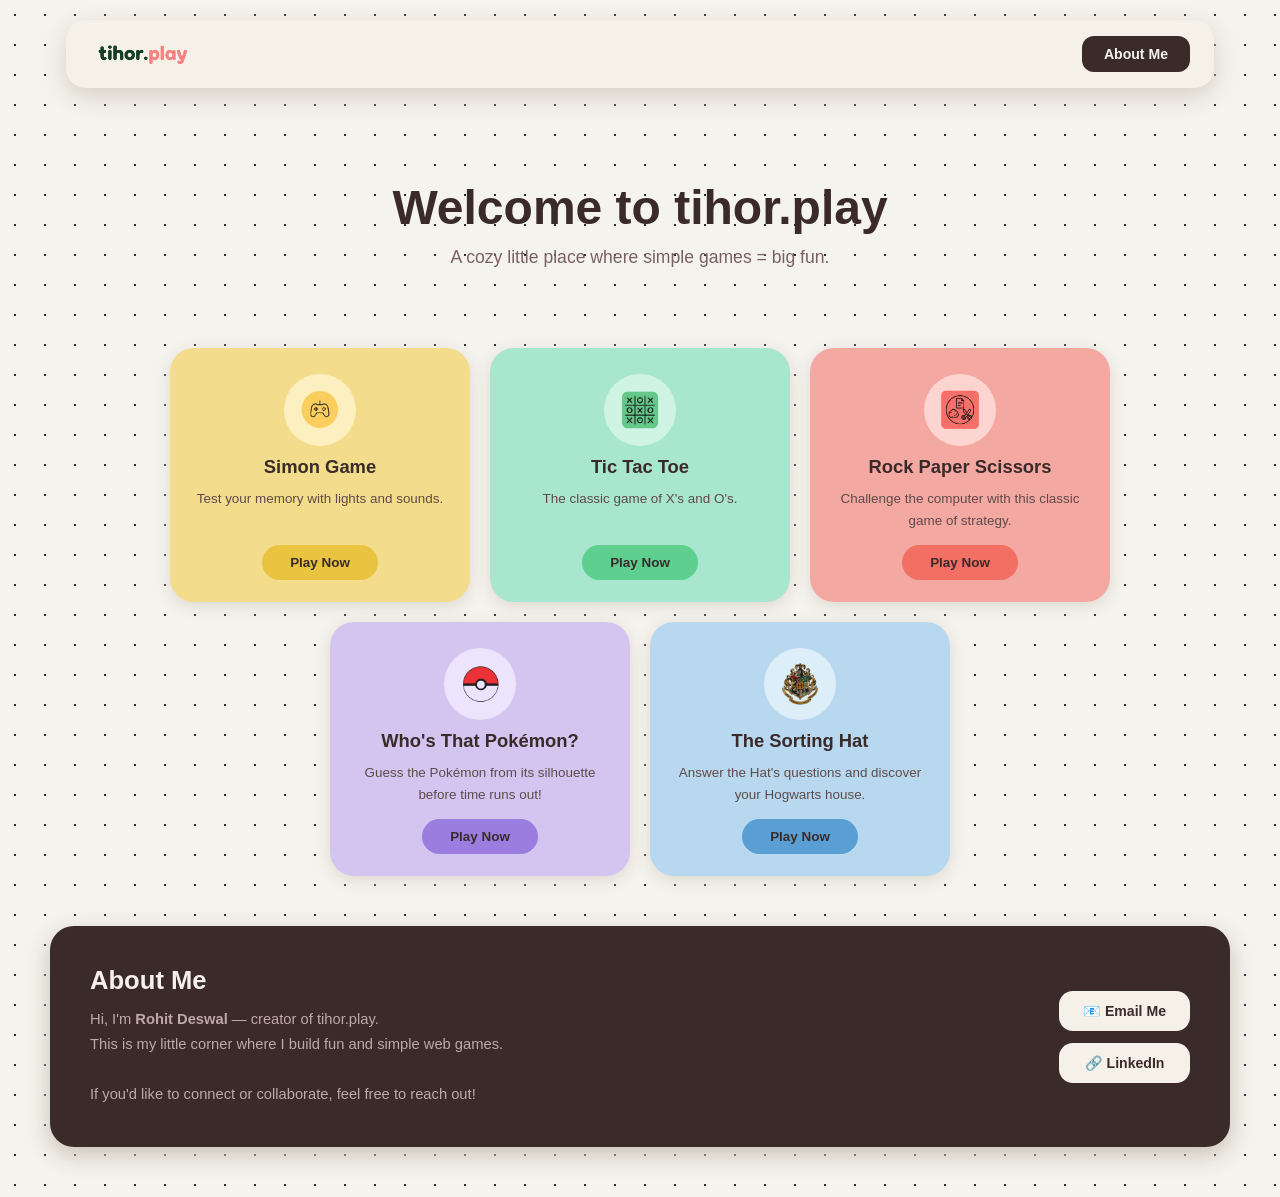
<file: index.html>
<!DOCTYPE html>
<html lang="en">
<head>
    <meta charset="UTF-8">
    <meta name="viewport" content="width=device-width, initial-scale=1.0">
    <title>Tihor.play</title>
    <link rel="stylesheet" href="style.css">
    <link rel="icon" href="assets/logo.png">
</head>
<body>
    <div class="navbar">
        <a href="index.html" class="logo"><img src="assets/title.png" alt="logo"></a>
        <a href="#about" class="about-btn">About Me</a>
    </div>

    <div class="hero">
        <h1>Welcome to tihor.play</h1>
        <p>A cozy little place where simple games = big fun.</p>
    </div>

    <div class="cards-container">
        <div class="card simon-card">
            <div class="icon"><img src="assets/simon-icon.png" alt="simon"></div>

            <h3>Simon Game</h3>

            <p>Test your memory with lights and sounds.</p>

            <a href="simon.html" class="play-btn" id="simonBtn">Play Now</a>
        </div>


        <div class="card tic-tac">
            <div class="icon"><img src="assets/tic-tac-icon.png" alt="tic-tac-toe"></div>

            <h3>Tic Tac Toe</h3>

            <p>The classic game of X's and O's.</p>

            <a href="ttt.html" class="play-btn" id="ticTacToeBtn">Play Now</a>
        </div>

        <div class="card rps">
            <div class="icon rps-icon"><img src="assets/rps-icon.png" alt="rock paper and scissor"></div>

            <h3>Rock Paper Scissors</h3>

            <p>Challenge the computer with this classic game of strategy.</p>

            <a href="rps.html" class="play-btn" id="rockPaperScissorsBtn">Play Now</a>
        </div>

        <div class="card wtp">
            <div class="icon wtp-icon"><img src="assets/wtp.png" alt="Who's That Pokémon?"></div>
            <h3>Who's That Pokémon?</h3>
            <p>Guess the Pokémon from its silhouette before time runs out!</p>
            <a href="wtp.html" class="play-btn" id="wtpBtn">Play Now</a>
        </div>

        <div class="card hogwarts-card">
            <div class="icon"><img src="assets/hogwarts.png" alt="sorting hat"></div>
            <h3>The Sorting Hat</h3>
            <p>Answer the Hat's questions and discover your Hogwarts house.</p>
            <a href="hogwarts.html" class="play-btn" id="hogwartsBtn">Play Now</a>
        </div>
        
    </div>

    <div id="about">
        <div class="about-inner">
            <div class="about-left">
                <h2>About Me</h2>
                <p>
                    Hi, I'm <b>Rohit Deswal</b> — creator of tihor.play.<br>
                    This is my little corner where I build fun and simple web games.<br><br>
                    If you'd like to connect or collaborate, feel free to reach out!
                </p>
            </div>
            <div class="about-right">
                <a href="mailto:deswalrohit99@gmail.com" class="contact-btn">📧 Email Me</a>
                <a href="https://www.linkedin.com/in/rohit-deswal/" target="_blank" class="contact-btn">🔗 LinkedIn</a>
            </div>
        </div>
    </div>
    



</body>
</html>
</file>
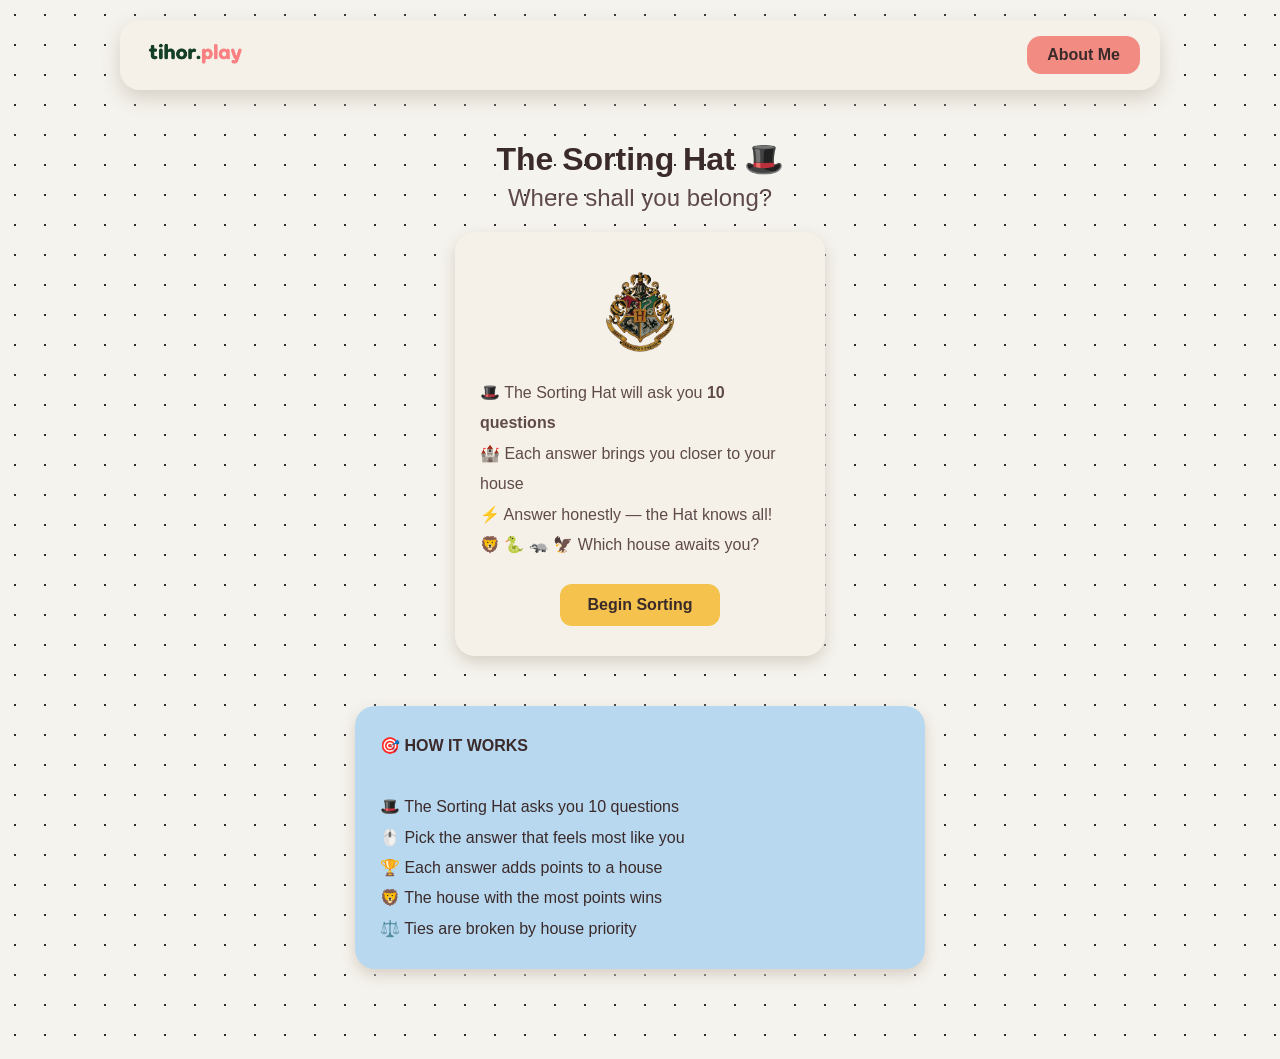
<file: hogwarts.html>
<!DOCTYPE html>
<html lang="en">
<head>
    <meta charset="UTF-8">
    <meta name="viewport" content="width=device-width, initial-scale=1.0">
    <title>The Sorting Hat</title>
    <link rel="icon" href="assets/logo.png">
    <link rel="stylesheet" href="hogwarts.css">
</head>
<body>

    <div class="navbar">
        <a href="index.html" class="logo">
            <img src="assets/title.png">
        </a>
        <a href="index.html#about" class="about-btn">About Me</a>
    </div>

    <div class="game-wrapper">

        <h1>The Sorting Hat 🎩</h1>
        <h2 id="h2">Where shall you belong?</h2>

       
        <div class="start-card" id="startCard">
            <div class="icon">
                <img src="assets/hogwarts.png" alt="hogwarts crest">
            </div>
            <p>
                🎩 The Sorting Hat will ask you <b>10 questions</b><br>
                🏰 Each answer brings you closer to your house<br>
                ⚡ Answer honestly — the Hat knows all!<br>
                🦁 🐍 🦡 🦅 Which house awaits you?
            </p>
            <button id="startBtn">Begin Sorting</button>
        </div>

        
        <div class="quiz-area" id="quizArea">

            <div class="progress-bar">
                <div class="progress-fill" id="progressFill"></div>
            </div>
            <div class="progress-text" id="progressText">Question 1 of 10</div>

            <div class="question-card" id="questionCard">
                <p class="question-text" id="questionText"></p>
                <div class="options" id="options"></div>
            </div>

        </div>

       
        <div class="result-card" id="resultCard">
            <div class="result-crest" id="resultCrest"></div>
            <h2 id="resultHouse"></h2>
            <p id="resultMsg"></p>
            <div class="scores" id="scores"></div>
            <button id="retryBtn">Sort Again 🎩</button>
        </div>

        <div class="guide" id="guide">
            <p>
                🎯 <b>HOW IT WORKS</b><br><br>
                🎩 The Sorting Hat asks you 10 questions<br>
                🖱️ Pick the answer that feels most like you<br>
                🏆 Each answer adds points to a house<br>
                🦁 The house with the most points wins<br>
                ⚖️ Ties are broken by house priority
            </p>
        </div>

    </div>

    <script src="hogwarts.js"></script>

</body>
</html>
</file>
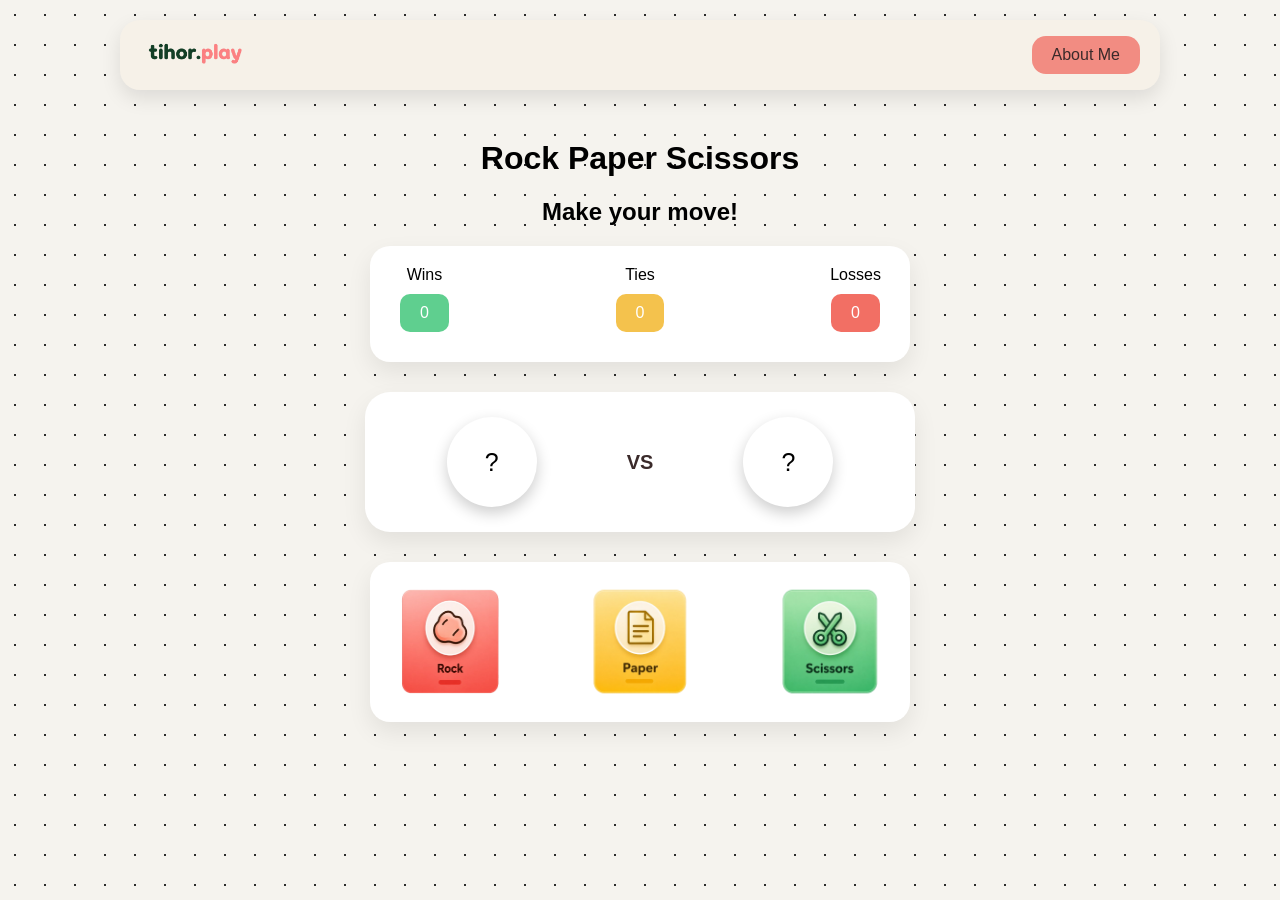
<file: rps.html>
<!DOCTYPE html>
<html lang="en">
<head>
    <meta charset="UTF-8">
    <meta name="viewport" content="width=device-width, initial-scale=1.0">
    <title>Rock Paper Scissors — tihor.play</title>
    <link rel="icon" href="assets/logo.png">
    <link rel="stylesheet" href="rps.css">
</head>
<body>
    

  
  <div class="navbar">
    <a href="index.html" class="logo">
      <img src="assets/title.png">
    </a>

    <a href="index.html#about" class="about-btn">About Me</a>
  </div>

  
  <div class="game-wrapper">
    <h1>Rock Paper Scissors</h1>
    <h2>Make your move!</h2>

    

    <div class="score-board">
        <div>Wins <div id="wins">0</div></div>
        <div>Ties <div id="ties">0</div></div>
        <div>Losses <div id="losses">0</div></div>
    </div>

    

    <div class="result">
      <div class="player">?</div>
      <div class="vs">VS</div>
      <div class="computer">?</div>
    </div>

    

    <div class="choices">
       <div class="choice" id="rock"><img src="assets/r.png"></div>
       <div class="choice" id="paper"><img src="assets/p.png"></div>
       <div class="choice" id="scissors"><img src="assets/s.png"></div>
    </div>

  </div>

  <script src="rps.js"></script>

</body>
</html>
</file>
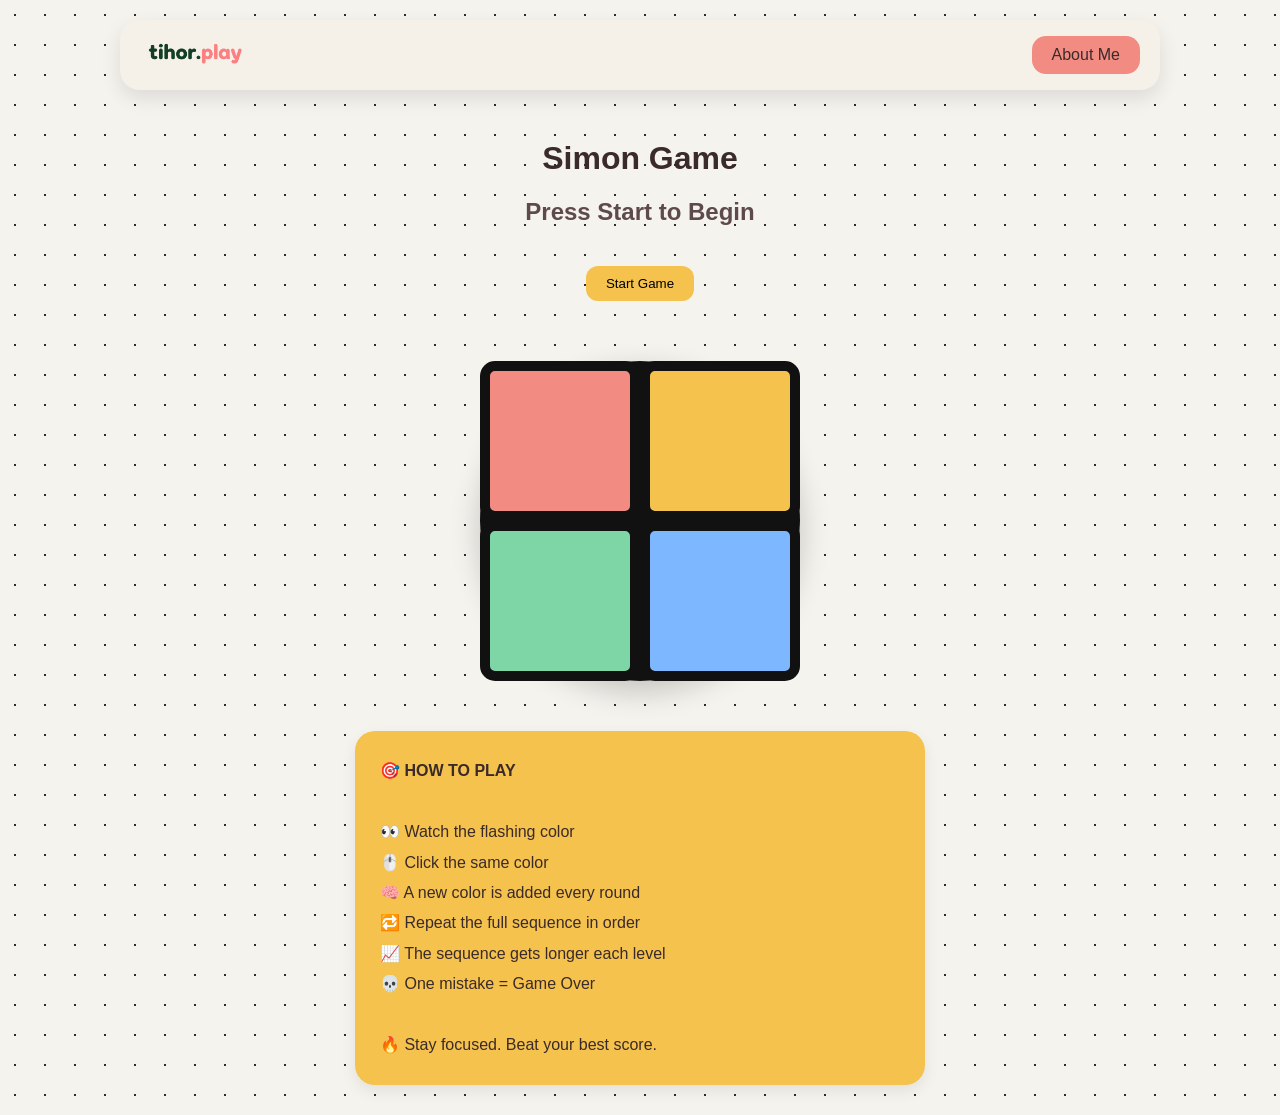
<file: simon.html>
<!DOCTYPE html>
<html lang="en">
<head>
    <meta charset="UTF-8">
    <meta name="viewport" content="width=device-width, initial-scale=1.0">
    <title>Simon Game — tihor.play</title>
    <link rel="icon" href="assets/logo.png">
    <link rel="stylesheet" href="simon.css">
</head>
<body>
    

 
  <div class="navbar">
    <a href="index.html" class="logo">
      <img src="assets/title.png">
    </a>

    <a href="index.html#about" class="about-btn">About Me</a>
  </div>

  
  <div class="game-wrapper">
    <h1>Simon Game</h1>
    <h2>Press Start to Begin</h2>

    <button id="startBtn">Start Game</button>

    <div class="game-container">
      <div class="btn red" id="red"></div>
      <div class="btn yellow" id="yellow"></div>
      <div class="btn green" id="green"></div>
      <div class="btn purple" id="purple"></div>
    </div>

    <div class="guide">
       <p>
        🎯 <b>HOW TO PLAY</b><br><br>
        👀 Watch the flashing color<br>
        🖱️ Click the same color<br>
        🧠 A new color is added every round<br>
        🔁 Repeat the full sequence in order<br>
        📈 The sequence gets longer each level<br>
        💀 One mistake = Game Over<br><br>
        🔥 Stay focused. Beat your best score.
        </p>
    </div>
  </div>

  <script src="simon.js"></script>

</body>
</html>
</file>
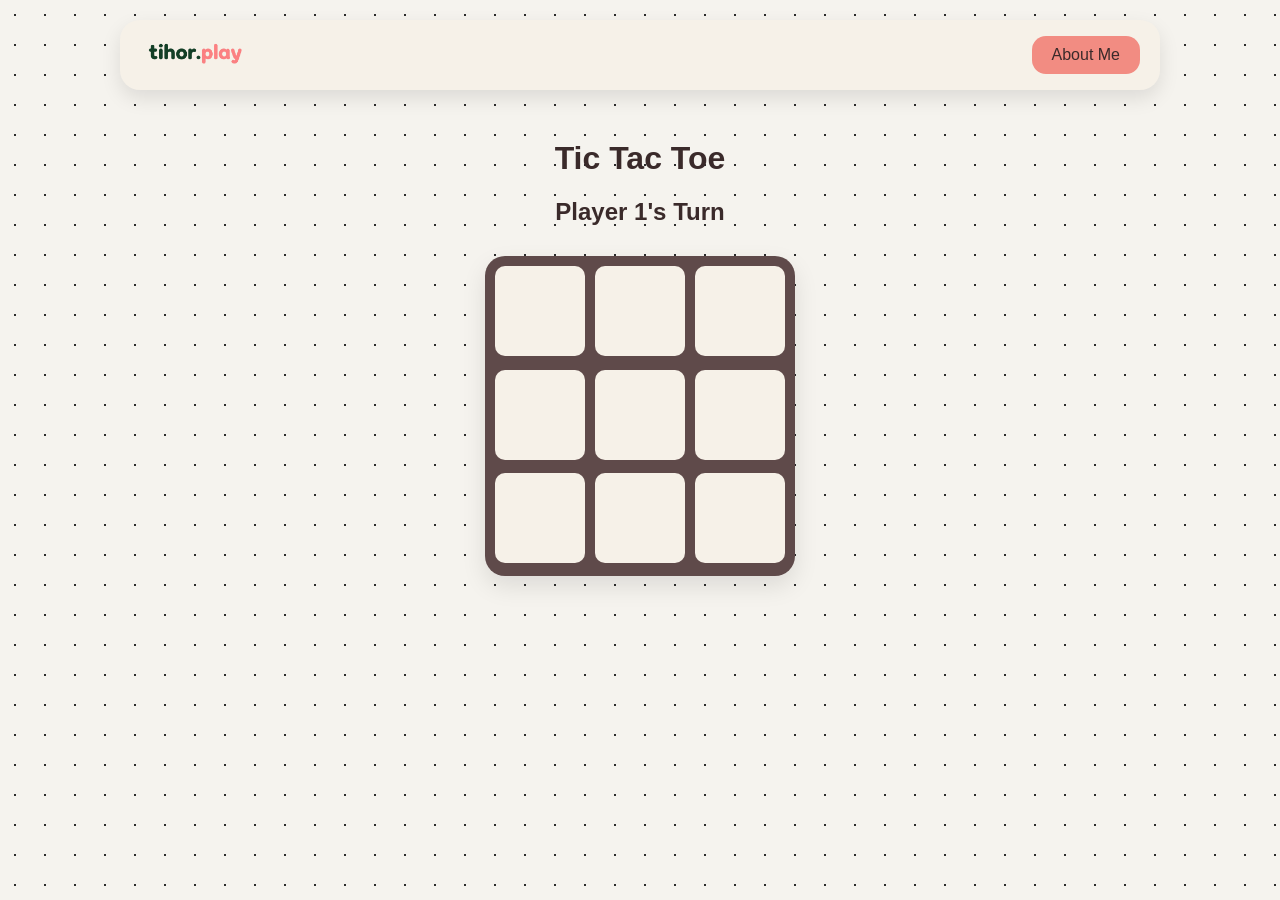
<file: ttt.html>
<!DOCTYPE html>
<html lang="en">
<head>
    <meta charset="UTF-8">
    <meta name="viewport" content="width=device-width, initial-scale=1.0">
    <title>Tic Tac Toe — tihor.play</title>
    <link rel="stylesheet" href="ttt.css">
    <link rel="icon" href="assets/logo.png">
</head>
<body>
  

  <div class="navbar">
    <a href="index.html" class="logo">
      <img src="assets/title.png">
    </a>

    <a href="index.html#about" class="about-btn">About Me</a>
  </div>


  <div class="game-wrapper">
    <h1>Tic Tac Toe</h1>
    <h2>Player 1's Turn</h2>

    <div class="board">
      <div class="cell " id="cell-1"></div>
      <div class="cell " id="cell-2"></div>
      <div class="cell " id="cell-3"></div>
      <div class="cell " id="cell-4"></div>
      <div class="cell " id="cell-5"></div>
      <div class="cell " id="cell-6"></div>
      <div class="cell " id="cell-7"></div>
      <div class="cell " id="cell-8"></div>
      <div class="cell " id="cell-9"></div>
    </div>

    <button id="resetBtn">Reset Game</button>
  </div>

  <script src="ttt.js"></script>

</body>
</html>
</file>
<file: style.css>
body {
    margin: 0;
    font-family: 'Poppins', sans-serif;
    background-color: #f5f3ee;
    background-image: radial-gradient(#2c2c2c 1px, transparent 1px);
    background-size: 30px 30px;
    overflow-x: hidden;
}

html {
    scroll-behavior: smooth;
}

/* ── NAVBAR ── */
.navbar {
    position: fixed;
    top: 20px;
    left: 0;
    right: 0;
    margin: 0 auto;
    width: 90%;
    max-width: 1100px;
    height: 68px;
    background: #F6F1E8;
    border-radius: 20px;
    display: flex;
    align-items: center;
    justify-content: space-between;
    padding: 0 24px;
    box-shadow: 0 8px 24px #d6cfc4;
    z-index: 999;
}

.logo img {
    height: 38px;
    width: auto;
    display: block;
}

.about-btn {
    padding: 10px 22px;
    background: #3a2a2a;
    color: #f5f3ee;
    border-radius: 12px;
    font-weight: 600;
    font-size: 0.88rem;
    text-decoration: none;
    transition: all 0.2s ease;
}

.about-btn:hover {
    background: #5f4a4a;
    transform: translateY(-1px);
}

/* ── HERO ── */
.hero {
    margin-top: 130px;
    text-align: center;
    padding: 50px 20px 30px;
}

.hero h1 {
    font-size: 3rem;
    font-weight: 800;
    color: #3a2a2a;
    margin: 0 0 12px;
}

.hero p {
    font-size: 1.1rem;
    color: #7a6060;
    margin: 0;
}

/* ── CARDS CONTAINER ── */
.cards-container {
    width: 90%;
    max-width: 1100px;
    margin: 50px auto;
    display: flex;
    flex-wrap: wrap;
    justify-content: center;
    gap: 20px;
}

/* ── BASE CARD ── */
.card {
    width: 260px;
    background: #F6F1E8;
    border-radius: 24px;
    padding: 26px 20px 22px;
    text-align: center;
    display: flex;
    flex-direction: column;
    align-items: center;
    gap: 10px;
    box-shadow: 0 4px 16px #ddd8d0;
    transition: all 0.25s ease;
}

.card:hover {
    transform: translateY(-5px);
    box-shadow: 0 12px 28px #cec8be;
}

/* ICON CIRCLE */
.icon {
    width: 72px;
    height: 72px;
    border-radius: 50%;
    background: #ffffff;
    display: flex;
    align-items: center;
    justify-content: center;
    flex-shrink: 0;
}

.icon img {
    width: 44px;
    height: 44px;
    object-fit: contain;
    display: block;
}

/* CARD TEXT */
.card h3 {
    font-size: 1.15rem;
    font-weight: 700;
    color: #3a2a2a;
    margin: 0;
}

.card p {
    font-size: 0.84rem;
    color: #5f4a4a;
    line-height: 1.6;
    margin: 0;
    flex: 1;
}

/* PLAY BUTTON */
.play-btn {
    display: inline-block;
    padding: 10px 28px;
    border-radius: 50px;
    text-decoration: none;
    font-size: 0.84rem;
    font-weight: 700;
    color: #3a2a2a;
    background: #ffffff;
    transition: all 0.2s ease;
    margin-top: 4px;
}

.play-btn:hover {
    transform: translateY(-2px);
}

/* ── SIMON ── */
.simon-card {
    background: #f3dc8c;
}

.simon-card .icon {
    background: #fdf0c0;
}

#simonBtn {
    background: #e8c440;
    color: #3a2a2a;
}

#simonBtn:hover {
    background: #d4b030;
}

/* ── TIC TAC TOE ── */
.tic-tac {
    background: #A8E6CF;
}

.tic-tac .icon {
    background: #d0f4e4;
}

#ticTacToeBtn {
    background: #5FCF8F;
    color: #3a2a2a;
}

#ticTacToeBtn:hover {
    background: #4aba7c;
}

/* ── ROCK PAPER SCISSORS ── */
.rps {
    background: #f4a8a2;
}

.rps .icon {
    background: #fcd4d0;
}

#rockPaperScissorsBtn {
    background: #f26f64;
    color: #3a2a2a;
}

#rockPaperScissorsBtn:hover {
    background: #e05d52;
}

/* ── WHO'S THAT POKEMON ── */
.wtp {
    background: #d4c5f0;
}

.wtp .icon {
    background: #ece4fc;
}

#wtpBtn {
    background: #9b7de0;
    color: #3a2a2a;
}

#wtpBtn:hover {
    background: #8060cc;
}

/* ── SORTING HAT ── */
.hogwarts-card {
    background: #b8d8f0;
}

.hogwarts-card .icon {
    background: #dceef8;
    width: 72px;
    height: 72px;
}

.hogwarts-card .icon img {
    width: 52px;
    height: 52px;
}

#hogwartsBtn {
    background: #5a9fd4;
    color: #3a2a2a;
}

#hogwartsBtn:hover {
    background: #4a8ec0;
}

/* ── ABOUT ── */
#about {
    width: 90%;
    max-width: 1100px;
    margin: 20px auto 50px;
    background: #3a2a2a;
    border-radius: 24px;
    padding: 40px;
    box-shadow: 0 8px 24px #c8c0b4;
}

.about-inner {
    display: flex;
    align-items: center;
    justify-content: space-between;
    gap: 40px;
    flex-wrap: wrap;
}

.about-left h2 {
    font-size: 1.6rem;
    font-weight: 800;
    color: #F6F1E8;
    margin: 0 0 12px;
}

.about-left p {
    color: #c0a8a8;
    line-height: 1.7;
    margin: 0;
    font-size: 0.92rem;
}

.about-right {
    display: flex;
    flex-direction: column;
    gap: 12px;
    flex-shrink: 0;
}

.contact-btn {
    display: inline-block;
    padding: 12px 24px;
    background: #F6F1E8;
    color: #3a2a2a;
    border-radius: 14px;
    text-decoration: none;
    font-weight: 600;
    font-size: 0.88rem;
    transition: all 0.2s ease;
    text-align: center;
}

.contact-btn:hover {
    background: #F4C24D;
    transform: translateY(-2px);
}
</file>
<file: hogwarts.css>
body {
    margin: 0;
    font-family: 'Poppins', sans-serif;
    background-color: #f5f3ee;
    background-image: radial-gradient(#2c2c2c 1px, transparent 1px);
    background-size: 30px 30px;
    overflow-x: hidden;
    text-align: center;
}

/* NAVBAR */
.navbar {
    position: fixed;
    top: 20px;
    left: 0;
    right: 0;
    margin: auto;

    width: 90%;
    max-width: 1000px;
    height: 70px;

    background: #F6F1E8;
    border-radius: 20px;

    display: flex;
    align-items: center;
    justify-content: space-between;

    padding: 0 20px;

    box-shadow: 0 8px 20px #d6cfc4;
    z-index: 999;
}

.logo img {
    height: 40px;
}

.about-btn {
    padding: 10px 20px;
    background: #f28c82;
    color: #3a2a2a;
    border-radius: 14px;
    text-decoration: none;
    font-weight: 600;
}

.about-btn:hover {
    background: #e07b70;
}

/* GAME WRAPPER */
.game-wrapper {
    margin-top: 140px;
    padding-bottom: 60px;
}

h1 {
    color: #3a2a2a;
    font-size: 2rem;
    margin-bottom: 6px;
}

h2 {
    color: #5f4a4a;
    font-weight: 400;
    margin-top: 0;
}

/* START CARD */
.start-card {
    background: #F6F1E8;
    border-radius: 20px;
    padding: 30px 25px;
    width: 320px;
    margin: 20px auto;
    box-shadow: 0 6px 15px #d6cfc4;
}

.start-card .icon img {
    width: 100px;
    height: 100px;
    object-fit: contain;
    display: block;
    margin: 0 auto 16px;
}

.start-card p {
    color: #5f4a4a;
    line-height: 1.9;
    margin-bottom: 24px;
    text-align: left;
}

#startBtn {
    padding: 12px 28px;
    background: #F4C24D;
    border: none;
    border-radius: 12px;
    cursor: pointer;
    font-family: 'Poppins', sans-serif;
    font-size: 1rem;
    font-weight: 600;
    color: #3a2a2a;
}

#startBtn:hover {
    background: #e6b83a;
}

/* QUIZ AREA */
.quiz-area {
    display: none;
    width: 90%;
    max-width: 520px;
    margin: 0 auto;
}

/* PROGRESS BAR */
.progress-bar {
    width: 100%;
    height: 8px;
    background: #e0d8cc;
    border-radius: 10px;
    overflow: hidden;
    margin-bottom: 8px;
}

.progress-fill {
    height: 100%;
    background: #F4C24D;
    border-radius: 10px;
    width: 10%;
    transition: width 0.4s ease;
}

.progress-text {
    font-size: 0.82rem;
    color: #9a8080;
    font-weight: 600;
    margin-bottom: 20px;
    text-align: right;
}

/* QUESTION CARD */
.question-card {
    background: #F6F1E8;
    border-radius: 24px;
    padding: 32px 28px;
    box-shadow: 0 6px 20px #d6cfc4;
    text-align: left;
}

.question-text {
    font-size: 1.1rem;
    font-weight: 600;
    color: #3a2a2a;
    margin: 0 0 24px;
    line-height: 1.5;
}

/* OPTIONS */
.options {
    display: flex;
    flex-direction: column;
    gap: 12px;
}

.option-btn {
    padding: 14px 18px;
    background: #f0ebe1;
    border: 2px solid #e0d8cc;
    border-radius: 14px;
    cursor: pointer;
    font-family: 'Poppins', sans-serif;
    font-size: 0.9rem;
    font-weight: 500;
    color: #3a2a2a;
    text-align: left;
    transition: all 0.2s ease;
}

.option-btn:hover {
    background: #e8e0d4;
    border-color: #c8bfb0;
    transform: translateX(4px);
}

/* RESULT CARD */
.result-card {
    display: none;
    background: #F6F1E8;
    border-radius: 24px;
    padding: 36px 30px;
    width: 90%;
    max-width: 420px;
    margin: 20px auto;
    box-shadow: 0 8px 24px #d6cfc4;
}

.result-crest {
    font-size: 4rem;
    margin-bottom: 10px;
}

.result-card h2 {
    font-size: 2rem;
    font-weight: 800;
    margin: 0 0 12px;
}

.result-card p {
    color: #5f4a4a;
    line-height: 1.7;
    font-size: 0.95rem;
    margin-bottom: 20px;
}

/* SCORE BREAKDOWN */
.scores {
    display: flex;
    justify-content: center;
    gap: 10px;
    flex-wrap: wrap;
    margin-bottom: 24px;
}

.score-pill {
    padding: 6px 14px;
    border-radius: 50px;
    font-size: 0.8rem;
    font-weight: 700;
    color: #ffffff;
}

.pill-g { background: #ae0001; }
.pill-s { background: #2a623d; }
.pill-h { background: #ecb939; color: #3a2a2a; }
.pill-r { background: #222f5b; }

#retryBtn {
    padding: 12px 28px;
    background: #F4C24D;
    border: none;
    border-radius: 12px;
    cursor: pointer;
    font-family: 'Poppins', sans-serif;
    font-size: 1rem;
    font-weight: 600;
    color: #3a2a2a;
}

#retryBtn:hover {
    background: #e6b83a;
}

/* GUIDE */
.guide {
    width: 90%;
    max-width: 520px;
    margin: 50px auto 30px;
    background: #b8d8f0;
    border-radius: 20px;
    padding: 25px;
    box-shadow: 0 6px 15px #d6cfc4;
}

.guide p {
    color: #3a2a2a;
    line-height: 1.9;
    margin: 0;
    text-align: left;
}
</file>
<file: rps.css>
body {
  margin: 0;
  font-family: 'Poppins', sans-serif;

  background-color: #f5f3ee;
  background-image: radial-gradient(#2c2c2c 1px, transparent 1px);
  background-size: 30px 30px;
  overflow-x: hidden;
  text-align: center;
}

/* NAVBAR */
.navbar {
  position: fixed;
  top: 20px;
  left: 0;
  right: 0;
  margin: auto;

  width: 90%;
  max-width: 1000px;
  height: 70px;

  background: #F6F1E8;
  border-radius: 20px;

  display: flex;
  align-items: center;
  justify-content: space-between;

  padding: 0 20px;
  z-index: 999;
  box-shadow: 0 8px 20px rgba(0,0,0,0.1);
}

.logo img {
  height: 40px;
}

.about-btn {
  padding: 10px 20px;
  background: #f28c82;
  color: #3a2a2a;
  border-radius: 14px;
  text-decoration: none;
}

.game-wrapper {
  margin-top: 140px;
}

.score-board {
  display: flex;
  justify-content: space-between;
  width: 500px;
  margin: 20px auto;
  padding: 20px;
  background: white;
  border-radius: 20px;
  box-shadow: 0 10px 25px rgba(0,0,0,0.08);
}

#wins {
  margin: 10px;
  padding: 10px 20px;
  background: #5FCF8F;
  color: white;
  border-radius: 10px;
}

#ties {
  margin: 10px;
  padding: 10px 20px;
  background: #F4C24D;
  color: white;
  border-radius: 10px;
}

#losses {
  margin: 10px;
  padding: 10px 20px;
  background: #F26F64;
  color: white;
  border-radius: 10px;
}


.result {
  display: flex;
  justify-content: center;
  align-items: center;
  gap: 90px;

  width: 500px;
  margin: 30px auto;
  padding: 25px;

  background: #ffffff;
  border-radius: 25px;

  box-shadow: 0 10px 25px rgba(0,0,0,0.08);
}

.player, .computer {
  width: 90px;
  height: 90px;

  background: white;
  border-radius: 50%;

  display: flex;
  justify-content: center;
  align-items: center;

  font-size: 25px;
  font-weight: 400;

  box-shadow: 0 6px 15px rgba(0,0,0,0.2);
  overflow: hidden;
}

.player img, .computer img {
  width: 90px;
  height: 90px;
}

.vs {
  font-size: 20px;
  font-weight: 600;
  color: #3a2a2a;
}

.choices {
  display: flex;
  flex-wrap: wrap;
  justify-content: space-between;
  padding: 20px;
  width: 500px;
  margin: 20px auto;
  gap: 50px;
  background: white;
  border-radius: 20px;
  box-shadow: 0 10px 25px rgba(0,0,0,0.08);
}

.choice img {
  width: 120px;
  height: 120px;
}

.choice {
  width: 120px;
  height: 120px;
  display: flex;
  justify-content: center;
  align-items: center;
  border-radius: 20px;
  transition: all ease 0.2s;
}

.choice:hover {
  transform: translateY(-3px);
}
</file>
<file: simon.css>
body {
  margin: 0;
  font-family: 'Poppins', sans-serif;

  background-color: #f5f3ee;
  background-image: radial-gradient(#2c2c2c 1px, transparent 1px);
  background-size: 30px 30px;
  overflow-x: hidden;
  text-align: center;
}

/* NAVBAR */
.navbar {
  position: fixed;
  top: 20px;
  left: 0;
  right: 0;
  margin: auto;

  width: 90%;
  max-width: 1000px;
  height: 70px;

  background: #F6F1E8;
  border-radius: 20px;

  display: flex;
  align-items: center;
  justify-content: space-between;

  padding: 0 20px;
  z-index: 999;
  box-shadow: 0 8px 20px rgba(0,0,0,0.1);
}

.logo img {
  height: 40px;
}

.about-btn {
  padding: 10px 20px;
  background: #f28c82;
  color: #3a2a2a;
  border-radius: 14px;
  text-decoration: none;
}

/* GAME WRAPPER */
.game-wrapper {
  margin-top: 140px;
}

/* TITLE */
h1 {
  color: #3a2a2a;
}

h2 {
  color: #5f4a4a;
}

/* START BUTTON */
#startBtn {
  padding: 10px 20px;
  background: #F4C24D;
  border: none;
  border-radius: 12px;
  cursor: pointer;
  margin: 20px 0;
}

/* SIMON BOARD */
.game-container {
  width: 320px;
  height: 320px;

  margin: 40px auto;

  border-radius: 50%;
  background: #111;

  display: flex;
  flex-wrap: wrap;

  position: relative;

  box-shadow: 0 10px 30px rgba(0,0,0,0.2);
}

/* BUTTONS */
.btn {
  width: 50%;
  height: 50%;

  box-sizing: border-box;

  border: 10px solid #111; /* separation */
  cursor: pointer;

  border-radius: 15px;
}

/* COLORS */
.red {
  background: #f28c82;
}

.yellow {
  background: #F4C24D;
}

.green {
  background: #7ed6a7;
}

.purple {
  background: #7db7ff;
}

/* FLASH EFFECT */
.flash {
  background: white;
}

.userFlash {
    filter: brightness(0.6);
}

/* GUIDE */
.guide {
  width: 90%;
  max-width: 520px;
  margin: 50px auto 30px;
  background: #F4C24D;
  border-radius: 20px;
  padding: 25px;
  box-shadow: 0 6px 15px rgba(0,0,0,0.08);
}

.guide p {
  color: #3a2a2a;
  line-height: 1.9;
  margin: 0;
  text-align: left;
}
</file>
<file: ttt.css>
body {
  margin: 0;
  font-family: 'Poppins', sans-serif;

  background-color: #f5f3ee;
  background-image: radial-gradient(#2c2c2c 1px, transparent 1px);
  background-size: 30px 30px;
  overflow-x: hidden;
  text-align: center;
}

/* NAVBAR */
.navbar {
  position: fixed;
  top: 20px;
  left: 0;
  right: 0;
  margin: auto;

  width: 90%;
  max-width: 1000px;
  height: 70px;

  background: #F6F1E8;
  border-radius: 20px;

  display: flex;
  align-items: center;
  justify-content: space-between;

  padding: 0 20px;
  z-index: 999;
  box-shadow: 0 8px 20px rgba(0,0,0,0.1);
}

.logo img {
  height: 40px;
}

.about-btn {
  padding: 10px 20px;
  background: #f28c82;
  border-radius: 14px;
  text-decoration: none;
  color: #3a2a2a;
}

/* GAME */
.game-wrapper {
  margin-top: 140px;
}

h1 {
  color: #3a2a2a;
}

h2 {
  color: #3a2a2a;
}


/* BOARD */
.board {
  width: 300px;
  height: 300px;

  margin: 30px auto;

  display: flex;
  flex-wrap: wrap;

  background: #5f4a4a;
  border-radius: 20px;
  padding: 10px 0 10px 10px;
  gap: 10px;

  box-shadow: 0 10px 25px rgba(0,0,0,0.1);
}

/* CELLS */
.cell {
  width: 30%;
  height: 30%;

  background: #f6f1e8 ;
  border-radius: 10px;

  display: flex;
  align-items: center;
  justify-content: center;

  font-size: 2rem;
  font-weight: bold;
  cursor: pointer;

  transition: 0.2s;
}

.cell:hover {
  background: #ece6da;
}

/* RESET BUTTON */
#resetBtn {
  padding: 10px 20px;
  background: #F4C24D;
  border: none;
  border-radius: 12px;
  cursor: pointer;
  display: none;
}
</file>
